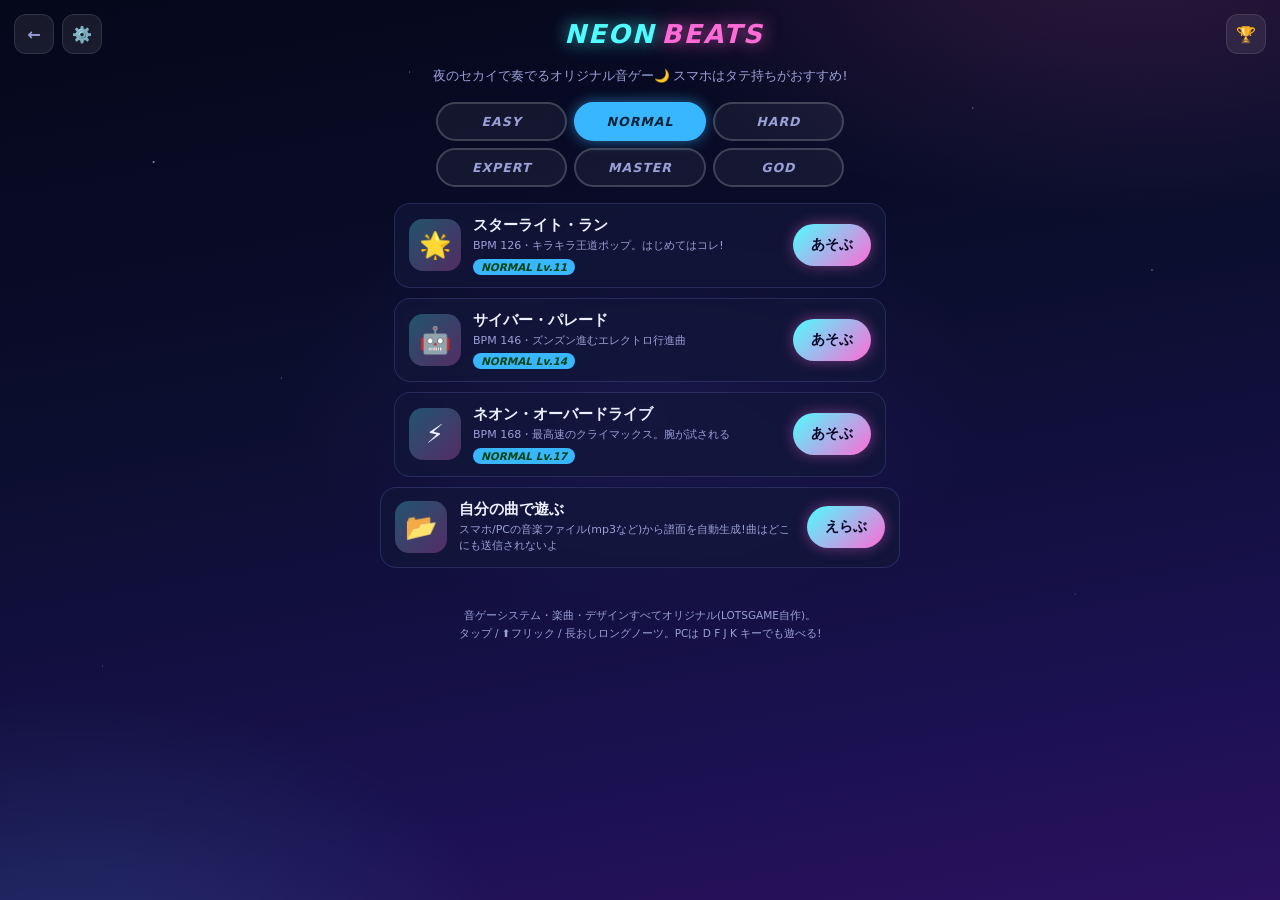
<file: rhythm/index.html>
<!DOCTYPE html>
<html lang="ja">
<head>
  <meta charset="UTF-8">
  <meta name="viewport" content="width=device-width, initial-scale=1.0, viewport-fit=cover, user-scalable=no">
  <meta name="theme-color" content="#070b21">
  <title>NEON BEATS — LOTSGAMEの自作音ゲー</title>
  <meta name="description" content="ブラウザで遊べるオリジナル音ゲー。内蔵曲でも自分の曲でも遊べる!">
  <link rel="icon" href="data:image/svg+xml,<svg xmlns='http://www.w3.org/2000/svg' viewBox='0 0 100 100'><text y='.9em' font-size='90'>🎵</text></svg>">
  <link rel="stylesheet" href="style.css">
</head>
<body>

  <!-- ── 曲選択画面 ── -->
  <div id="selectScreen" class="screen">
    <header class="topbar">
      <a class="back-btn" href="../">←</a>
      <button id="settingsBtn" class="gear-btn" aria-label="設定">⚙️</button>
      <h1 class="game-logo">NEON<span>BEATS</span></h1>
      <button id="rankBtn" class="gear-btn" aria-label="ランキング">🏆</button>
    </header>

    <p class="sub">夜のセカイで奏でるオリジナル音ゲー🌙 スマホはタテ持ちがおすすめ!</p>

    <div class="diff-row" id="diffRow">
      <button class="diff-btn diff-easy" data-diff="easy">EASY</button>
      <button class="diff-btn diff-normal active" data-diff="normal">NORMAL</button>
      <button class="diff-btn diff-hard" data-diff="hard">HARD</button>
      <button class="diff-btn diff-expert" data-diff="expert">EXPERT</button>
      <button class="diff-btn diff-master" data-diff="master">MASTER</button>
      <button class="diff-btn diff-god" data-diff="god">GOD</button>
    </div>

    <div id="songList" class="song-list"></div>

    <div class="song-card custom-card">
      <div class="song-emoji">📂</div>
      <div class="song-info">
        <div class="song-name">自分の曲で遊ぶ</div>
        <div class="song-meta">スマホ/PCの音楽ファイル(mp3など)から譜面を自動生成!曲はどこにも送信されないよ</div>
      </div>
      <label class="play-btn" for="fileInput">えらぶ</label>
      <input id="fileInput" type="file" accept="audio/*" hidden>
    </div>

    <p id="analyzeStatus" class="analyze-status"></p>

    <p class="credit">音ゲーシステム・楽曲・デザインすべてオリジナル(LOTSGAME自作)。<br>タップ / ⬆フリック / 長おしロングノーツ。PCは D F J K キーでも遊べる!</p>
  </div>

  <!-- ── 設定モーダル ── -->
  <div id="settingsOverlay" class="overlay hidden">
    <div class="panel settings-panel">
      <button id="settingsClose" class="panel-close" aria-label="閉じる">✕</button>
      <h2>⚙️ 詳細設定</h2>

      <div class="set-row">
        <div class="set-label">ノーツの速さ <b id="speedVal">6.0</b></div>
        <input id="speedRange" type="range" min="1" max="12" step="0.5" value="6">
      </div>

      <div class="set-row">
        <div class="set-label">タイミング調整 <b id="offsetVal">+0ms</b></div>
        <input id="offsetRange" type="range" min="-150" max="150" step="5" value="0">
        <div class="set-hint">SLOWが多いなら「+」へ、FASTが多いなら「−」へ</div>
      </div>

      <div class="set-row">
        <div class="set-label">ノーツのスキン</div>
        <div class="skin-row">
          <button class="skin-chip" data-skin="neon">ネオン</button>
          <button class="skin-chip" data-skin="crystal">クリスタル</button>
          <button class="skin-chip" data-skin="classic">クラシック</button>
        </div>
      </div>

      <div class="set-row toggle-row">
        <div class="set-label">AP演出(オールパーフェクト中の虹ライン)</div>
        <button id="apToggle" class="toggle"><span></span></button>
      </div>

      <div class="set-row">
        <div class="set-label">プレビュー <span class="set-hint-inline">音に合わせてタップ(PCはDキー)で判定チェック!</span></div>
        <canvas id="prevCanvas"></canvas>
        <div id="prevFeed" class="prev-feed">&nbsp;</div>
      </div>

      <button id="settingsSave" class="big-btn">保存して閉じる</button>
    </div>
  </div>

  <!-- ── ランキング ── -->
  <div id="rankOverlay" class="overlay hidden">
    <div class="panel rank-panel">
      <button id="rankClose" class="panel-close" aria-label="閉じる">✕</button>
      <h2>🏆 ランキング</h2>
      <select id="rankSelect" class="rank-select"></select>
      <div id="rankList" class="rank-list">よみこみ中…</div>
      <p class="rank-note">なまえはトップページ(LOTSGAME)の⚙設定で決められるよ</p>
    </div>
  </div>

  <!-- ── ゲーム画面 ── -->
  <div id="gameScreen" class="screen hidden">
    <canvas id="stage"></canvas>
    <div class="hud">
      <button id="pauseBtn" class="pause-btn">❚❚</button>
      <div class="progress"><div id="progFill"></div></div>
      <div id="scoreView" class="score-view">0</div>
    </div>
    <div id="comboView" class="combo-view hidden"><span id="comboNum">0</span><small>COMBO</small></div>
    <div id="judgeView" class="judge-view"></div>
    <div id="fsView" class="fs-view"></div>
    <div id="countdown" class="countdown hidden">3</div>
  </div>

  <!-- ── ポーズ ── -->
  <div id="pauseOverlay" class="overlay hidden">
    <div class="panel">
      <h2>ひとやすみ</h2>
      <button id="resumeBtn" class="big-btn">▶ つづける</button>
      <button id="retryBtn" class="big-btn ghost">🔄 さいしょから</button>
      <button id="quitBtn" class="big-btn ghost">🎵 曲えらびへ</button>
    </div>
  </div>

  <!-- ── リザルト ── -->
  <div id="resultScreen" class="overlay hidden">
    <div class="panel result-panel">
      <div id="resultBanner" class="result-banner hidden"></div>
      <div id="resultRank" class="result-rank">S</div>
      <div id="resultSong" class="result-song"></div>
      <div id="resultScore" class="result-score">0</div>
      <div id="resultNew" class="result-new hidden">✨ じこベスト!</div>
      <table class="result-table">
        <tr><td class="jp perfect">PERFECT</td><td id="cPerfect">0</td></tr>
        <tr><td class="jp great">GREAT</td><td id="cGreat">0</td></tr>
        <tr><td class="jp good">GOOD</td><td id="cGood">0</td></tr>
        <tr><td class="jp miss">MISS</td><td id="cMiss">0</td></tr>
        <tr><td class="jp combo">MAX COMBO</td><td id="cCombo">0</td></tr>
      </table>
      <button id="resultRetryBtn" class="big-btn">🔄 もういちど</button>
      <button id="resultBackBtn" class="big-btn ghost">🎵 曲えらびへ</button>
    </div>
  </div>

  <script src="game.js"></script>
</body>
</html>
</file>
<file: rhythm/style.css>
:root {
  --cyan: #4ffcff;
  --pink: #ff6bd6;
  --yellow: #ffe066;
  --green: #7dffa9;
  --text: #eef0ff;
  --sub: #9aa0d8;
  --panel: #12173a;
}

* { box-sizing: border-box; margin: 0; padding: 0; -webkit-tap-highlight-color: transparent; }

html, body { height: 100%; }

/* 25時っぽい「夜のセカイ」トーン: 深い藍色+にじむネオン */
body {
  font-family: "Hiragino Kaku Gothic ProN", "Hiragino Sans", "Yu Gothic UI", "Meiryo", system-ui, sans-serif;
  color: var(--text);
  background:
    radial-gradient(900px 480px at 88% -8%, rgba(255, 107, 214, .16), transparent 60%),
    radial-gradient(800px 500px at 6% 108%, rgba(79, 252, 255, .12), transparent 55%),
    radial-gradient(500px 300px at 50% 45%, rgba(90, 70, 200, .14), transparent 70%),
    linear-gradient(170deg, #05071a 0%, #0b0e2e 40%, #1a1150 78%, #2b1160 100%);
  background-attachment: fixed;
  overflow-x: hidden;
}

/* 星空(ちいさな光の粒) */
body::before {
  content: "";
  position: fixed;
  inset: 0;
  pointer-events: none;
  background-image:
    radial-gradient(1.5px 1.5px at 12% 18%, rgba(255,255,255,.7), transparent 100%),
    radial-gradient(1px 1px at 32% 8%, rgba(160,220,255,.6), transparent 100%),
    radial-gradient(1.5px 1.5px at 58% 24%, rgba(255,200,255,.5), transparent 100%),
    radial-gradient(1px 1px at 76% 12%, rgba(255,255,255,.55), transparent 100%),
    radial-gradient(1.5px 1.5px at 90% 30%, rgba(160,220,255,.45), transparent 100%),
    radial-gradient(1px 1px at 22% 42%, rgba(255,255,255,.4), transparent 100%),
    radial-gradient(1px 1px at 68% 48%, rgba(255,200,255,.35), transparent 100%),
    radial-gradient(1.5px 1.5px at 44% 60%, rgba(255,255,255,.3), transparent 100%),
    radial-gradient(1px 1px at 84% 66%, rgba(160,220,255,.35), transparent 100%),
    radial-gradient(1px 1px at 8% 74%, rgba(255,255,255,.3), transparent 100%);
  animation: twinkle 5s ease-in-out infinite alternate;
  z-index: 0;
}
@keyframes twinkle { from { opacity: .5; } to { opacity: 1; } }

.screen { position: relative; z-index: 1; min-height: 100dvh; }
.hidden { display: none !important; }

/* ── 曲選択 ── */
.topbar {
  display: flex;
  align-items: center;
  gap: 8px;
  padding: 14px 14px 4px;
  padding-top: calc(14px + env(safe-area-inset-top));
}
.back-btn, .gear-btn {
  color: var(--sub);
  text-decoration: none;
  font-size: 16px;
  font-weight: 700;
  background: rgba(255,255,255,.08);
  border: 1px solid rgba(255,255,255,.1);
  width: 40px; height: 40px;
  border-radius: 12px;
  display: flex;
  align-items: center;
  justify-content: center;
  cursor: pointer;
  flex: 0 0 auto;
}
.gear-btn:active, .back-btn:active { transform: scale(.92); }
.spacer { width: 88px; flex: 0 0 auto; }

.game-logo {
  flex: 1;
  text-align: center;
  font-size: 26px;
  font-style: italic;
  letter-spacing: 2px;
  color: var(--cyan);
  text-shadow: 0 0 18px rgba(79, 252, 255, .7);
  animation: logoPulse 3.2s ease-in-out infinite alternate;
}
.game-logo span {
  color: var(--pink);
  text-shadow: 0 0 18px rgba(255, 107, 214, .7);
  margin-left: 6px;
}
@keyframes logoPulse { from { filter: brightness(.92); } to { filter: brightness(1.12); } }

.sub { text-align: center; color: var(--sub); font-size: 12.5px; padding: 8px 16px 2px; line-height: 1.6; }

/* ── 難易度(6段階・プロセカ風カラー) ── */
.diff-row {
  display: grid;
  grid-template-columns: repeat(3, 1fr);
  gap: 7px;
  padding: 14px 16px 4px;
  max-width: 440px;
  margin: 0 auto;
}
.diff-btn {
  border: 2px solid rgba(255,255,255,.18);
  background: rgba(255,255,255,.05);
  color: var(--sub);
  font-weight: 800;
  font-style: italic;
  font-size: 12.5px;
  letter-spacing: 1px;
  padding: 10px 4px;
  border-radius: 999px;
  cursor: pointer;
  font-family: inherit;
}
.diff-easy.active   { background: #46d275; border-color: #46d275; color: #052; box-shadow: 0 0 14px rgba(70,210,117,.55); }
.diff-normal.active { background: #38b6ff; border-color: #38b6ff; color: #023; box-shadow: 0 0 14px rgba(56,182,255,.55); }
.diff-hard.active   { background: #ffb020; border-color: #ffb020; color: #320; box-shadow: 0 0 14px rgba(255,176,32,.55); }
.diff-expert.active { background: #ff5c74; border-color: #ff5c74; color: #fff; box-shadow: 0 0 14px rgba(255,92,116,.6); }
.diff-master.active { background: #b46bff; border-color: #b46bff; color: #fff; box-shadow: 0 0 14px rgba(180,107,255,.6); }
.diff-god.active {
  background: #0b0416;
  border-color: transparent;
  color: #fff;
  background-image: linear-gradient(#0b0416, #0b0416), linear-gradient(90deg, #ff5c74, #ffe066, #7dffa9, #4ffcff, #b46bff, #ff5c74);
  background-origin: border-box;
  background-clip: padding-box, border-box;
  animation: godHue 3s linear infinite;
  text-shadow: 0 0 10px rgba(255,255,255,.8);
}
@keyframes godHue { from { filter: hue-rotate(0deg); } to { filter: hue-rotate(360deg); } }

.song-list, .custom-card { max-width: 520px; margin: 0 auto; }
.song-list { padding: 12px 14px 0; display: flex; flex-direction: column; gap: 10px; }

.song-card {
  display: flex;
  align-items: center;
  gap: 12px;
  background: rgba(18, 23, 58, .72);
  border: 1px solid rgba(140, 150, 255, .18);
  border-radius: 16px;
  padding: 12px 14px;
  backdrop-filter: blur(4px);
}
.custom-card { margin: 10px 14px 0; }
@media (min-width: 548px) { .custom-card { margin: 10px auto 0; } }

.song-emoji {
  width: 52px;
  height: 52px;
  border-radius: 14px;
  display: flex;
  align-items: center;
  justify-content: center;
  font-size: 26px;
  background: linear-gradient(135deg, rgba(79,252,255,.28), rgba(255,107,214,.28));
  flex: 0 0 auto;
}
.song-info { flex: 1; min-width: 0; }
.song-name { font-weight: 800; font-size: 15px; }
.song-meta { color: var(--sub); font-size: 11px; margin-top: 3px; line-height: 1.5; }
.song-lv { display: inline-block; font-size: 10.5px; font-weight: 900; font-style: italic; padding: 2px 8px; border-radius: 999px; margin-top: 4px; color: #041; }
.song-hs { color: var(--yellow); font-size: 11px; font-weight: 700; margin-top: 3px; }

.play-btn {
  flex: 0 0 auto;
  border: none;
  background: linear-gradient(135deg, var(--cyan), var(--pink));
  color: #0a0525;
  font-weight: 900;
  font-size: 14px;
  font-family: inherit;
  padding: 12px 18px;
  border-radius: 999px;
  cursor: pointer;
  box-shadow: 0 0 14px rgba(255, 107, 214, .4);
}
.play-btn:active { transform: scale(.94); }

/* ── GOD専用・デーモン曲 ── */
.demon-card {
  background: linear-gradient(135deg, rgba(58, 3, 10, .92), rgba(24, 1, 5, .95));
  border: 1px solid rgba(255, 40, 60, .6);
  animation: demonPulse 1.4s ease-in-out infinite;
  position: relative;
  overflow: hidden;
}
.demon-card::before {
  content: "";
  position: absolute;
  inset: 0;
  background: radial-gradient(120% 90% at 50% 110%, rgba(255, 60, 20, .28), transparent 60%);
  pointer-events: none;
}
.demon-card .song-emoji {
  background: linear-gradient(135deg, rgba(255, 30, 50, .55), rgba(110, 0, 12, .7));
  box-shadow: 0 0 14px rgba(255, 30, 50, .55);
  text-shadow: 0 0 12px #ff2030;
}
.demon-card .song-name {
  color: #ff4d5e;
  text-shadow: 0 0 10px rgba(255, 40, 60, .9), 0 0 26px rgba(255, 40, 60, .5);
  letter-spacing: .04em;
}
.demon-card .song-meta { color: rgba(255, 150, 150, .8); }
.demon-card .play-btn {
  background: linear-gradient(135deg, #ff1e2e, #7a0010);
  color: #fff;
  box-shadow: 0 0 16px rgba(255, 30, 50, .6);
  text-shadow: 0 0 6px rgba(0, 0, 0, .5);
}
@keyframes demonPulse {
  0%, 100% { box-shadow: 0 0 12px rgba(255, 30, 50, .28), inset 0 0 18px rgba(255, 30, 50, .10); }
  50%      { box-shadow: 0 0 26px rgba(255, 30, 50, .60), inset 0 0 30px rgba(255, 30, 50, .22); }
}

.analyze-status { text-align: center; color: var(--yellow); font-size: 12.5px; font-weight: 700; padding: 10px 16px; min-height: 20px; }
.credit { text-align: center; color: var(--sub); font-size: 10.5px; line-height: 1.8; padding: 18px 20px 40px; }

/* ── ランキング ── */
.rank-panel { max-width: 380px; text-align: left; max-height: 88dvh; overflow-y: auto; }
.rank-panel h2 { font-size: 22px; margin-bottom: 12px; }
.rank-select {
  width: 100%; padding: 11px 12px; border-radius: 12px;
  background: rgba(6, 10, 32, .9); color: #eef2ff;
  border: 1.5px solid rgba(140, 150, 255, .3);
  font-family: inherit; font-weight: 800; font-size: 13.5px; outline: none;
}
.rank-list { margin-top: 12px; min-height: 60px; color: var(--sub); font-size: 13px; }
.rank-row {
  display: flex; align-items: center; gap: 8px;
  background: rgba(10, 16, 44, .8); border: 1px solid rgba(140, 150, 255, .2);
  border-radius: 12px; padding: 9px 12px; margin-bottom: 6px;
  font-weight: 800; font-size: 13.5px; color: #eef2ff;
}
.rank-row.me { border-color: #7dffa9; box-shadow: 0 0 10px rgba(125, 255, 169, .25); }
.rank-no { flex: 0 0 44px; font-style: italic; }
.rank-name { flex: 1; overflow: hidden; text-overflow: ellipsis; white-space: nowrap; }
.rank-score { color: #4ffcff; font-weight: 900; }
.rank-empty { text-align: center; color: var(--sub); padding: 20px 0; }
.rank-note { color: var(--sub); font-size: 10.5px; margin-top: 10px; text-align: center; }

/* ── 設定モーダル ── */
.settings-panel { max-width: 380px; text-align: left; max-height: 88dvh; overflow-y: auto; }
.panel-close {
  position: absolute;
  top: 12px; right: 12px;
  width: 34px; height: 34px;
  border: none;
  border-radius: 10px;
  background: rgba(255,255,255,.1);
  color: var(--text);
  font-size: 15px;
  cursor: pointer;
}
.set-row { margin-top: 16px; }
.set-label { font-size: 13px; font-weight: 800; color: var(--text); margin-bottom: 7px; }
.set-label b { color: var(--cyan); font-style: italic; margin-left: 4px; }
.set-hint { color: var(--sub); font-size: 10.5px; margin-top: 5px; }
.set-hint-inline { color: var(--sub); font-size: 10.5px; font-weight: 400; }

input[type="range"] {
  width: 100%;
  height: 26px;
  appearance: none;
  -webkit-appearance: none;
  background: transparent;
}
input[type="range"]::-webkit-slider-runnable-track {
  height: 6px;
  border-radius: 99px;
  background: linear-gradient(90deg, rgba(79,252,255,.5), rgba(255,107,214,.5));
}
input[type="range"]::-webkit-slider-thumb {
  -webkit-appearance: none;
  width: 22px; height: 22px;
  border-radius: 50%;
  background: #fff;
  box-shadow: 0 0 10px rgba(79,252,255,.8);
  margin-top: -8px;
  cursor: pointer;
}

.skin-row { display: flex; gap: 7px; }
.skin-chip {
  flex: 1;
  border: 2px solid rgba(255,255,255,.18);
  background: rgba(255,255,255,.05);
  color: var(--sub);
  font-weight: 800;
  font-size: 12px;
  padding: 9px 4px;
  border-radius: 12px;
  cursor: pointer;
  font-family: inherit;
}
.skin-chip.active { background: var(--cyan); border-color: var(--cyan); color: #023; box-shadow: 0 0 12px rgba(79,252,255,.5); }

.toggle-row { display: flex; align-items: center; justify-content: space-between; gap: 10px; }
.toggle-row .set-label { margin-bottom: 0; flex: 1; }
.toggle {
  flex: 0 0 auto;
  width: 52px; height: 30px;
  border: none;
  border-radius: 999px;
  background: rgba(255,255,255,.15);
  position: relative;
  cursor: pointer;
  transition: background .15s;
}
.toggle span {
  position: absolute;
  top: 3px; left: 3px;
  width: 24px; height: 24px;
  border-radius: 50%;
  background: #fff;
  transition: left .15s;
}
.toggle.on { background: linear-gradient(90deg, var(--cyan), var(--pink)); }
.toggle.on span { left: 25px; }

#prevCanvas {
  width: 100%;
  height: 170px;
  border-radius: 12px;
  background: rgba(5, 7, 26, .8);
  border: 1px solid rgba(140,150,255,.2);
  touch-action: manipulation;
}
.prev-feed { text-align: center; font-size: 13px; font-weight: 900; font-style: italic; min-height: 20px; margin-top: 6px; }
.prev-feed.perfect { color: var(--yellow); }
.prev-feed.great { color: var(--cyan); }
.prev-feed.good { color: var(--green); }
.prev-feed.fast { color: #7db9ff; }
.prev-feed.slow { color: #ffab66; }

/* ── ゲーム画面 ── */
#gameScreen { position: fixed; inset: 0; touch-action: none; overflow: hidden; z-index: 5; }
#stage { position: absolute; inset: 0; width: 100%; height: 100%; }

.hud {
  position: absolute;
  top: 0; left: 0; right: 0;
  display: flex;
  align-items: center;
  gap: 10px;
  padding: 10px 12px;
  padding-top: calc(10px + env(safe-area-inset-top));
  pointer-events: none;
}
.pause-btn {
  pointer-events: auto;
  width: 40px; height: 40px;
  border: none;
  border-radius: 12px;
  background: rgba(255,255,255,.14);
  color: var(--text);
  font-size: 14px;
  cursor: pointer;
}
.progress { flex: 1; height: 5px; border-radius: 99px; background: rgba(255,255,255,.15); overflow: hidden; }
#progFill { height: 100%; width: 0%; background: linear-gradient(90deg, var(--cyan), var(--pink)); }
.score-view { font-size: 17px; font-weight: 900; font-style: italic; letter-spacing: 1px; text-shadow: 0 0 10px rgba(79,252,255,.7); min-width: 76px; text-align: right; }

.combo-view {
  position: absolute;
  top: 24%;
  left: 0; right: 0;
  text-align: center;
  pointer-events: none;
  font-style: italic;
}
#comboNum { font-size: 44px; font-weight: 900; color: var(--yellow); text-shadow: 0 0 22px rgba(255,224,102,.8); }
.combo-view small { display: block; font-size: 12px; letter-spacing: 4px; color: var(--sub); font-weight: 800; }

.judge-view {
  position: absolute;
  top: 38%;
  left: 0; right: 0;
  text-align: center;
  pointer-events: none;
  font-size: 26px;
  font-weight: 900;
  font-style: italic;
  letter-spacing: 2px;
  opacity: 0;
}
.judge-view.show { animation: judgePop .45s ease-out; }
.judge-view.perfect { color: var(--yellow); text-shadow: 0 0 18px rgba(255,224,102,.9); }
.judge-view.great { color: var(--cyan); text-shadow: 0 0 18px rgba(79,252,255,.9); }
.judge-view.good { color: var(--green); text-shadow: 0 0 14px rgba(125,255,169,.8); }
.judge-view.miss { color: #8f86a8; }
@keyframes judgePop {
  0% { opacity: 0; transform: scale(.6); }
  25% { opacity: 1; transform: scale(1.12); }
  70% { opacity: 1; transform: scale(1); }
  100% { opacity: 0; }
}

.fs-view {
  position: absolute;
  top: 44.5%;
  left: 0; right: 0;
  text-align: center;
  pointer-events: none;
  font-size: 12px;
  font-weight: 900;
  font-style: italic;
  letter-spacing: 3px;
  opacity: 0;
}
.fs-view.show { animation: judgePop .45s ease-out; }
.fs-view.fast { color: #7db9ff; }
.fs-view.slow { color: #ffab66; }

.countdown {
  position: absolute;
  inset: 0;
  display: flex;
  align-items: center;
  justify-content: center;
  font-size: 90px;
  font-weight: 900;
  font-style: italic;
  color: var(--cyan);
  text-shadow: 0 0 40px rgba(79,252,255,.9);
  pointer-events: none;
}

/* ── オーバーレイ ── */
.overlay {
  position: fixed;
  inset: 0;
  z-index: 60;
  background: rgba(4, 5, 18, .84);
  backdrop-filter: blur(5px);
  display: flex;
  align-items: center;
  justify-content: center;
  padding: 20px;
  overflow-y: auto;
}
.panel {
  position: relative;
  width: 100%;
  max-width: 340px;
  background: linear-gradient(165deg, #171d4a, #0c0f30);
  border: 1px solid rgba(140,150,255,.25);
  border-radius: 22px;
  padding: 26px 22px;
  text-align: center;
}
.panel h2 { font-size: 18px; margin-bottom: 4px; }
.big-btn {
  display: block;
  width: 100%;
  border: none;
  border-radius: 14px;
  background: linear-gradient(135deg, var(--cyan), var(--pink));
  color: #0a0525;
  font-weight: 900;
  font-size: 15px;
  font-family: inherit;
  padding: 14px;
  margin-top: 14px;
  cursor: pointer;
}
.big-btn.ghost { background: rgba(255,255,255,.1); color: var(--text); border: 1px solid rgba(255,255,255,.2); }
.big-btn:active { transform: scale(.97); }

/* ── リザルト ── */
.result-banner {
  font-size: 20px;
  font-weight: 900;
  font-style: italic;
  letter-spacing: 2px;
  margin-bottom: 8px;
}
.result-banner.fc { color: var(--cyan); text-shadow: 0 0 16px rgba(79,252,255,.8); }
.result-banner.ap {
  background: linear-gradient(90deg, #ff5c74, #ffe066, #7dffa9, #4ffcff, #b46bff);
  -webkit-background-clip: text;
  background-clip: text;
  -webkit-text-fill-color: transparent;
  animation: godHue 2.2s linear infinite;
  filter: drop-shadow(0 0 14px rgba(255,255,255,.45));
}
.result-rank {
  font-size: 84px;
  font-weight: 900;
  font-style: italic;
  line-height: 1;
  background: linear-gradient(135deg, var(--yellow), var(--pink), var(--cyan));
  -webkit-background-clip: text;
  background-clip: text;
  -webkit-text-fill-color: transparent;
  filter: drop-shadow(0 0 22px rgba(255, 107, 214, .5));
}
.result-rank.ap { animation: godHue 2.2s linear infinite; }
.result-song { color: var(--sub); font-size: 12.5px; font-weight: 700; margin-top: 6px; }
.result-score { font-size: 34px; font-weight: 900; font-style: italic; letter-spacing: 1px; margin: 6px 0 2px; text-shadow: 0 0 16px rgba(79,252,255,.6); }
.result-new { color: var(--yellow); font-weight: 800; font-size: 13px; margin-bottom: 4px; }
.result-table { width: 100%; margin: 14px 0 6px; border-collapse: collapse; }
.result-table td { padding: 5px 8px; font-size: 14px; font-weight: 800; }
.result-table td:last-child { text-align: right; font-variant-numeric: tabular-nums; }
.result-table .perfect { color: var(--yellow); }
.result-table .great { color: var(--cyan); }
.result-table .good { color: var(--green); }
.result-table .miss { color: #8f86a8; }
.result-table .combo { color: var(--pink); }
.result-table .jp { text-align: left; font-style: italic; letter-spacing: 1px; }
</file>
